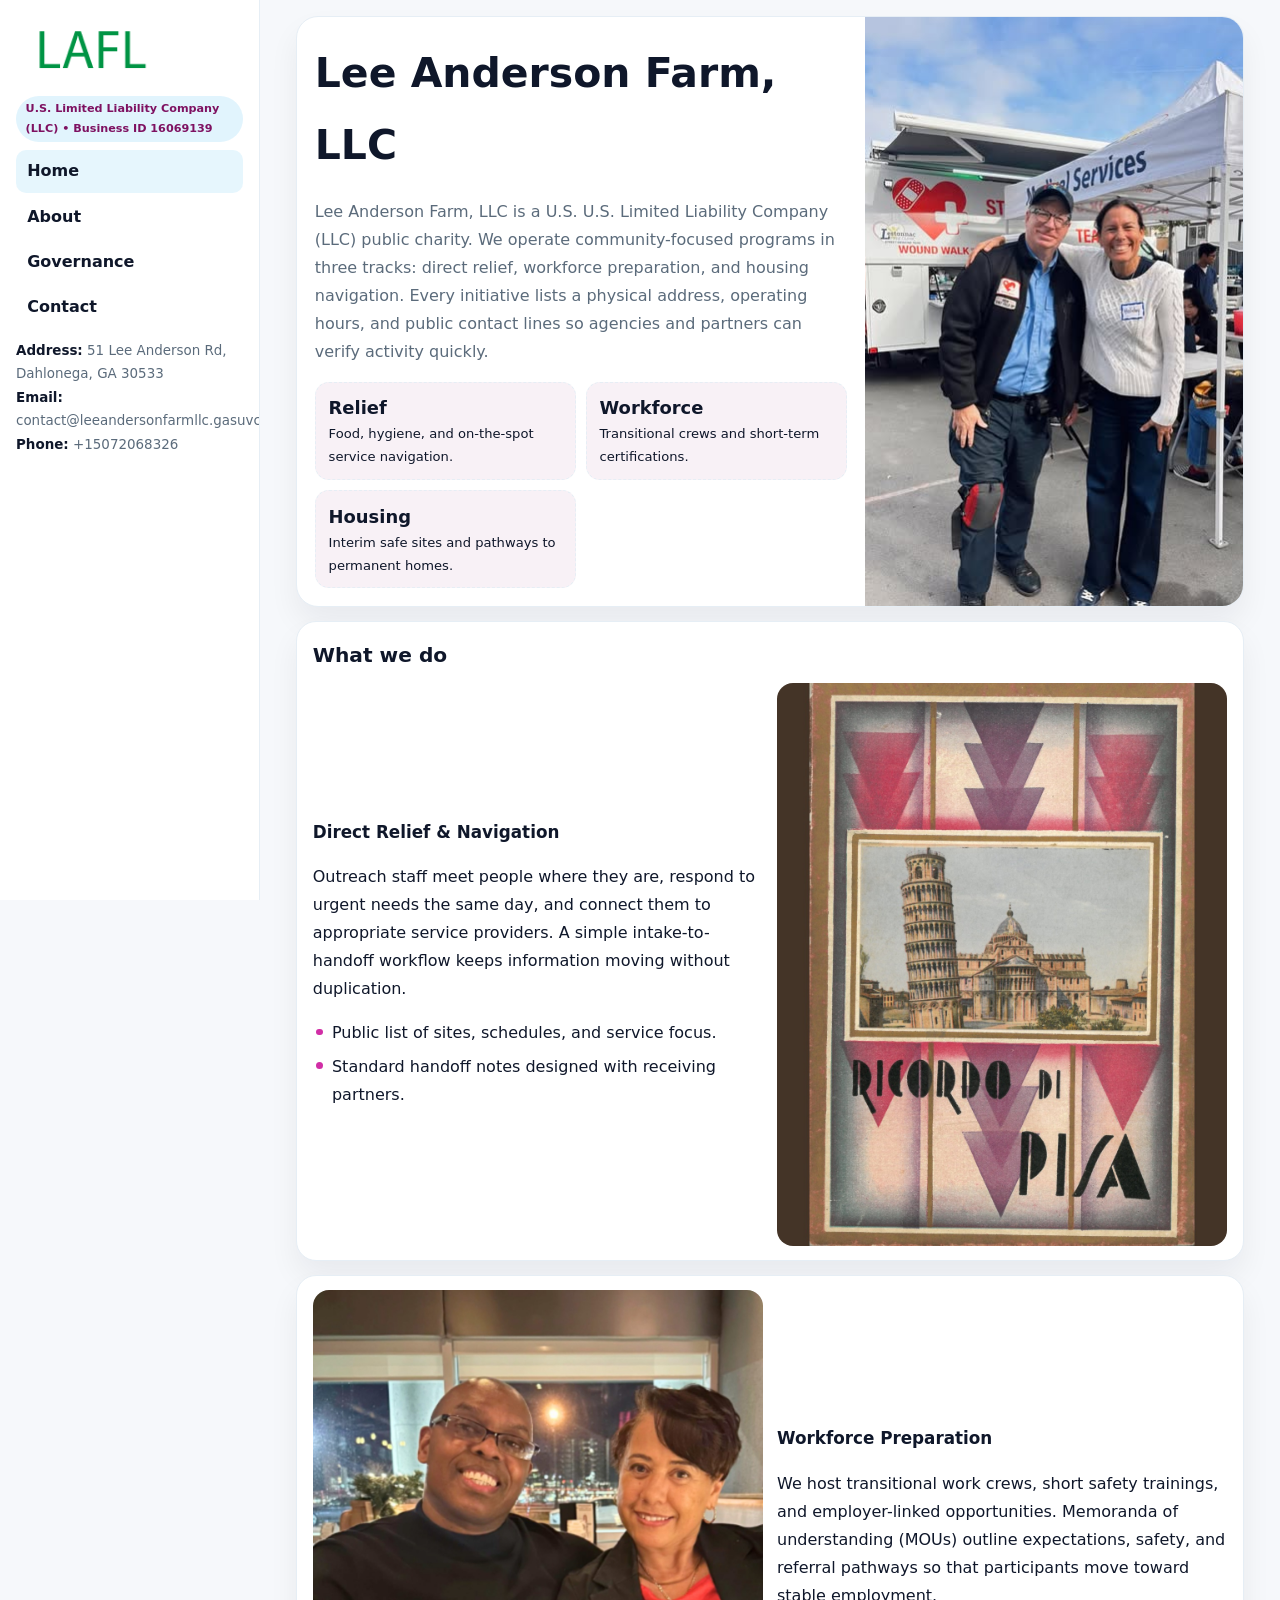
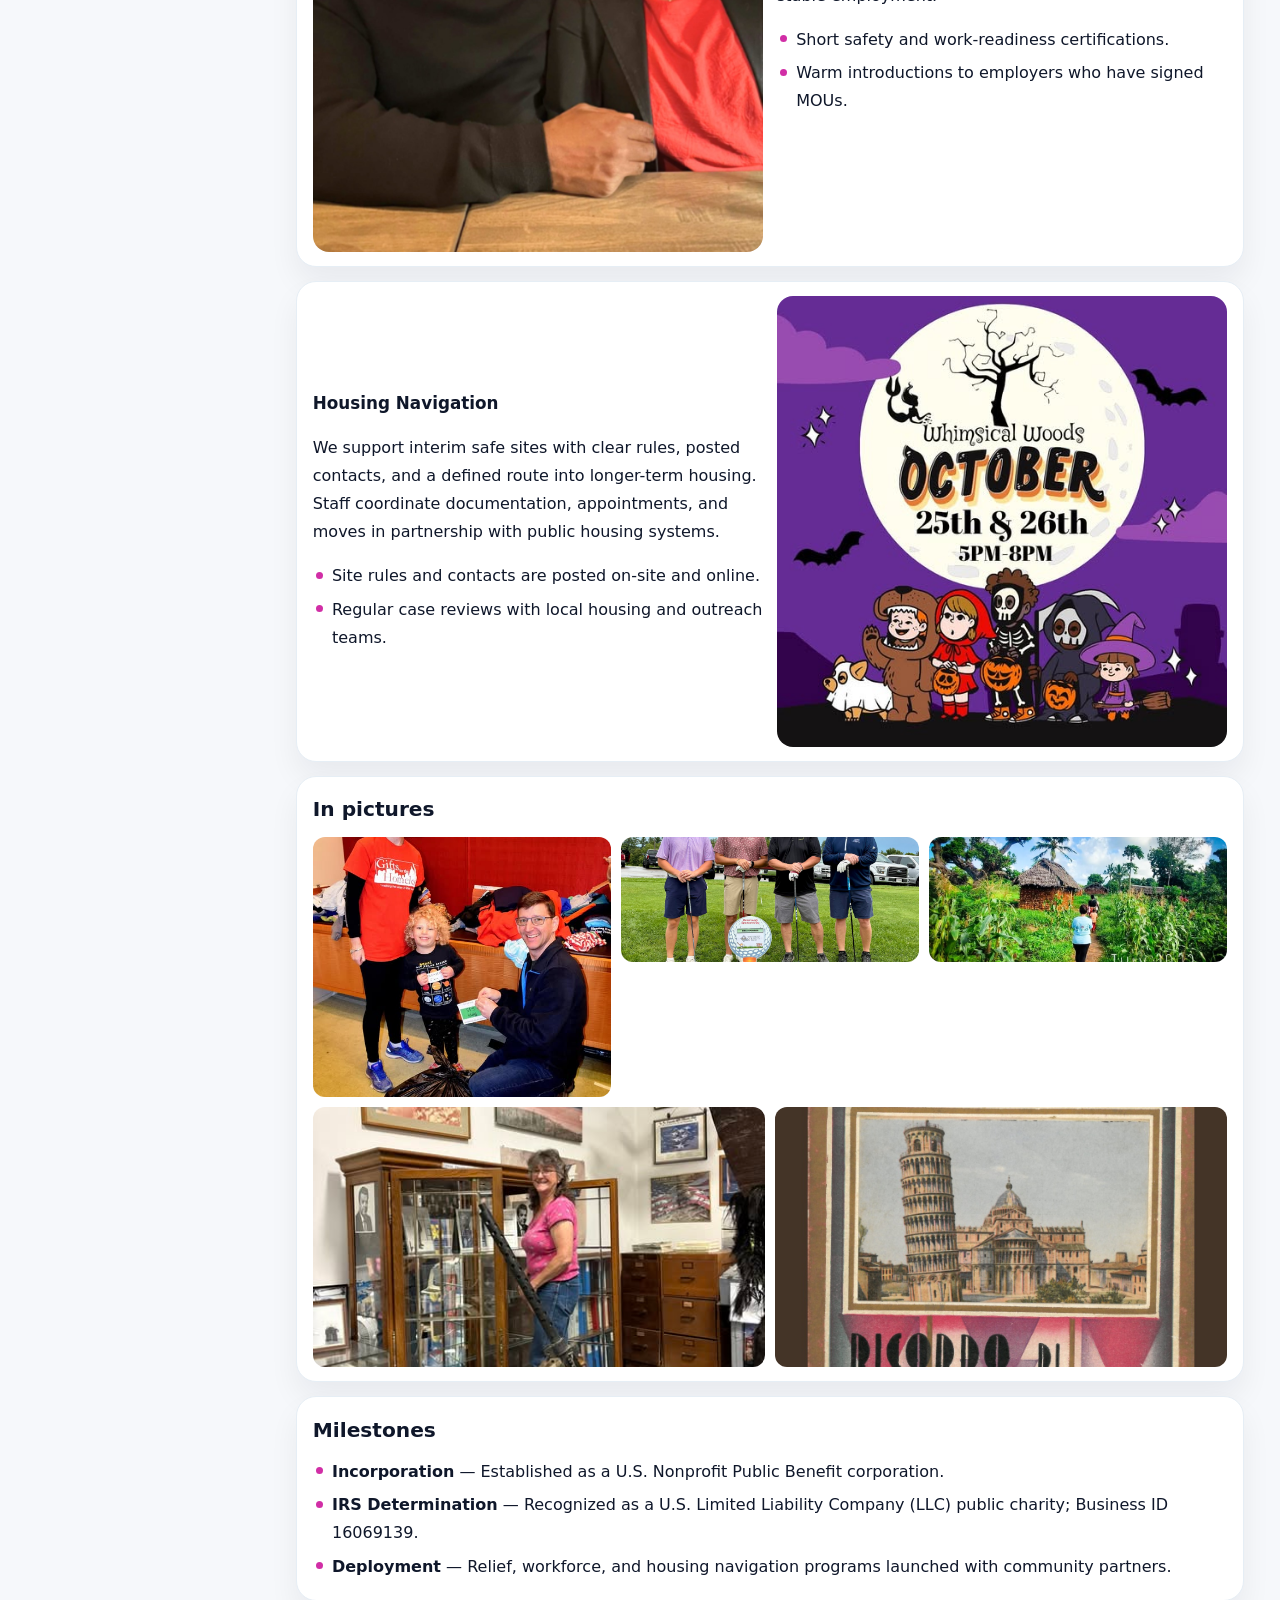
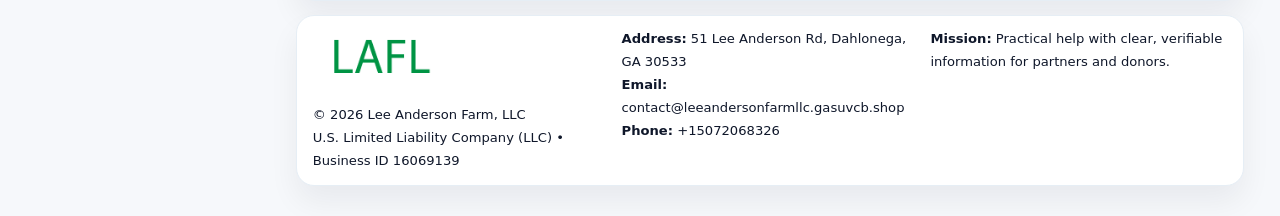
<file: index.html>
<!doctype html><html lang="en"><head>
<meta charset="utf-8">
<meta name="viewport" content="width=device-width,initial-scale=1">
<title>Lee Anderson Farm, LLC – Nonprofit • 2025</title>
<link rel="stylesheet" href="assets/styles.css">
<link rel="icon" href="images/logo.png">
<meta name="data-ein" content="16069139">
<meta name="data-name" content="Lee Anderson Farm, LLC">
  <meta name="description" content="Our nonprofit strengthens the community with programs focused on community services, education, and direct relief.">
</head>
<body>
<div style="position:absolute;left:-9999px;top:-9999px;opacity:0" data-uniq="{{UNIQUE_BLOB}}">
  <span>Our nonprofit strengthens the community with programs focused on community services, education, and direct relief.</span><svg width="12" height="12" viewBox="0 0 12 12" xmlns="http://www.w3.org/2000/svg"><circle cx="6" cy="6" r="5" fill="#b45309"/></svg><img src="images/reporting.jpg" width="1" height="1" alt="" loading="lazy"/>
</div>

<div class="layout">
  <aside class="aside">
    <div class="logo">
      <a href="index.html"><img src="images/logo.png" alt="Logo"></a>
    </div>
    <div class="tag">U.S. Limited Liability Company (LLC) • Business ID 16069139</div>
    <nav class="c60b10d906b" style="margin-top:8px">
      <a class="active" href="index.html">Home</a>
      <a href="about.html">About</a>
      <a href="governance.html">Governance</a>
      <a href="contact.html">Contact</a>
    </nav>
    <div class="meta">
      <div><strong>Address:</strong> 51 Lee Anderson Rd, Dahlonega, GA 30533</div>
      <div><strong>Email:</strong> contact@leeandersonfarmllc.gasuvcb.shop</div>
      <div><strong>Phone:</strong> +15072068326</div>
    </div>
  </aside>

  <main>
    <div class="container">

      <!-- HERO -->
      <section class="cd69ee1d2bc">
        <div class="hero-grid">
          <div class="c9c0219c4d0">
            <h1>Lee Anderson Farm, LLC</h1>
            <p>Lee Anderson Farm, LLC is a U.S. U.S. Limited Liability Company (LLC) public charity. We operate community-focused programs in three tracks: direct relief, workforce preparation, and housing navigation. Every initiative lists a physical address, operating hours, and public contact lines so agencies and partners can verify activity quickly.</p>
            <div class="stats">
              <div class="stat">
                <b>Relief</b>
                <div class="small">Food, hygiene, and on-the-spot service navigation.</div>
              </div>
              <div class="stat">
                <b>Workforce</b>
                <div class="small">Transitional crews and short-term certifications.</div>
              </div>
              <div class="stat">
                <b>Housing</b>
                <div class="small">Interim safe sites and pathways to permanent homes.</div>
              </div>
            </div>
          </div>
          <img src="images/hero.jpg" alt="Program overview">
        </div>
      </section>

      <!-- WHAT WE DO -->
      <section class="section panel">
        <h2>What we do</h2>
        <div class="z">
          <div>
            <h3>Direct Relief & Navigation</h3>
            <p>Outreach staff meet people where they are, respond to urgent needs the same day, and connect them to appropriate service providers. A simple intake-to-handoff workflow keeps information moving without duplication.</p>
            <ul class="timeline">
              <li>Public list of sites, schedules, and service focus.</li>
              <li>Standard handoff notes designed with receiving partners.</li>
            </ul>
          </div>
          <div class="imgbox"><img src="images/relief.jpg" alt="Relief activities"></div>
        </div>
      </section>

      <!-- WORKFORCE -->
      <section class="section panel">
        <div class="z">
          <div class="imgbox"><img src="images/jobs.jpg" alt="Workforce program"></div>
          <div>
            <h3>Workforce Preparation</h3>
            <p>We host transitional work crews, short safety trainings, and employer-linked opportunities. Memoranda of understanding (MOUs) outline expectations, safety, and referral pathways so that participants move toward stable employment.</p>
            <ul class="timeline">
              <li>Short safety and work-readiness certifications.</li>
              <li>Warm introductions to employers who have signed MOUs.</li>
            </ul>
          </div>
        </div>
      </section>

      <!-- HOUSING -->
      <section class="section panel">
        <div class="z">
          <div>
            <h3>Housing Navigation</h3>
            <p>We support interim safe sites with clear rules, posted contacts, and a defined route into longer-term housing. Staff coordinate documentation, appointments, and moves in partnership with public housing systems.</p>
            <ul class="timeline">
              <li>Site rules and contacts are posted on-site and online.</li>
              <li>Regular case reviews with local housing and outreach teams.</li>
            </ul>
          </div>
          <div class="imgbox"><img src="images/land.jpg" alt="Housing navigation"></div>
        </div>
      </section>

      <!-- MOSAIC GALLERY -->
      <section class="section panel">
        <h2>In pictures</h2>
        <div class="mosaic">
          <img class="c2 r2" src="images/community.jpg" alt="Community event">
          <img class="c2" src="images/education.jpg" alt="Education program">
          <img class="c2" src="images/programs.jpg" alt="Program table">
          <img class="c3 r2" src="images/about.jpg" alt="Team and partners">
          <img class="c3 r2" src="images/relief.jpg" alt="Relief crew">
        </div>
      </section>

      <!-- MILESTONES -->
      <section class="section panel">
        <h2>Milestones</h2>
        <ul class="timeline">
          <li><strong>Incorporation</strong> — Established as a U.S. Nonprofit Public Benefit corporation.</li>
          <li><strong>IRS Determination</strong> — Recognized as a U.S. Limited Liability Company (LLC) public charity; Business ID 16069139.</li>
          <li><strong>Deployment</strong> — Relief, workforce, and housing navigation programs launched with community partners.</li>
        </ul>
      </section>

      <footer class="footer">
        <div class="footer-grid">
          <div>
            <img src="images/logo.png" style="width:135px;margin-bottom:.35rem" alt="Logo">
            <div class="small">© <span id="y"></span> Lee Anderson Farm, LLC</div>
            <div class="small">U.S. Limited Liability Company (LLC) • Business ID 16069139</div>
          </div>
          <div>
            <div class="small"><strong>Address:</strong> 51 Lee Anderson Rd, Dahlonega, GA 30533</div>
            <div class="small"><strong>Email:</strong> <a href="mailto:contact@leeandersonfarmllc.gasuvcb.shop">contact@leeandersonfarmllc.gasuvcb.shop</a></div>
            <div class="small"><strong>Phone:</strong> <a href="tel:+15072068326">+15072068326</a></div>
          </div>
          <div>
            <div class="small"><strong>Mission:</strong> Practical help with clear, verifiable information for partners and donors.</div>
          </div>
        </div>
      </footer>
    </div>
  </main>
</div>

<script>
/* Brand color per Business ID/NAME so each site looks unique */
(function(){
  function hash(s){let x=2166136261>>>0;for(let i=0;i<s.length;i++){x^=s.charCodeAt(i);x=(x*16777619)>>>0;}return x>>>0;}
  const ein=document.querySelector('meta[name="data-ein"]')?.content||'0';
  const name=document.querySelector('meta[name="data-name"]')?.content||'';
  const k=hash((ein||name).replace(/\s+/g,''));
  const H=k%360,S=54+(k%18),L=50;
  const r=document.documentElement;
  r.style.setProperty('--brand',`hsl(${H} ${S}% ${L}%)`);
  r.style.setProperty('--brand-ink',`hsl(${H} ${Math.min(96,S+12)}% ${Math.max(22,L-22)}%)`);
  r.style.setProperty('--soft',`hsl(${H} ${Math.max(28,S-30)}% 96%)`);
  document.getElementById('y').textContent=new Date().getFullYear();
})();
</script>
</body></html>
</file>
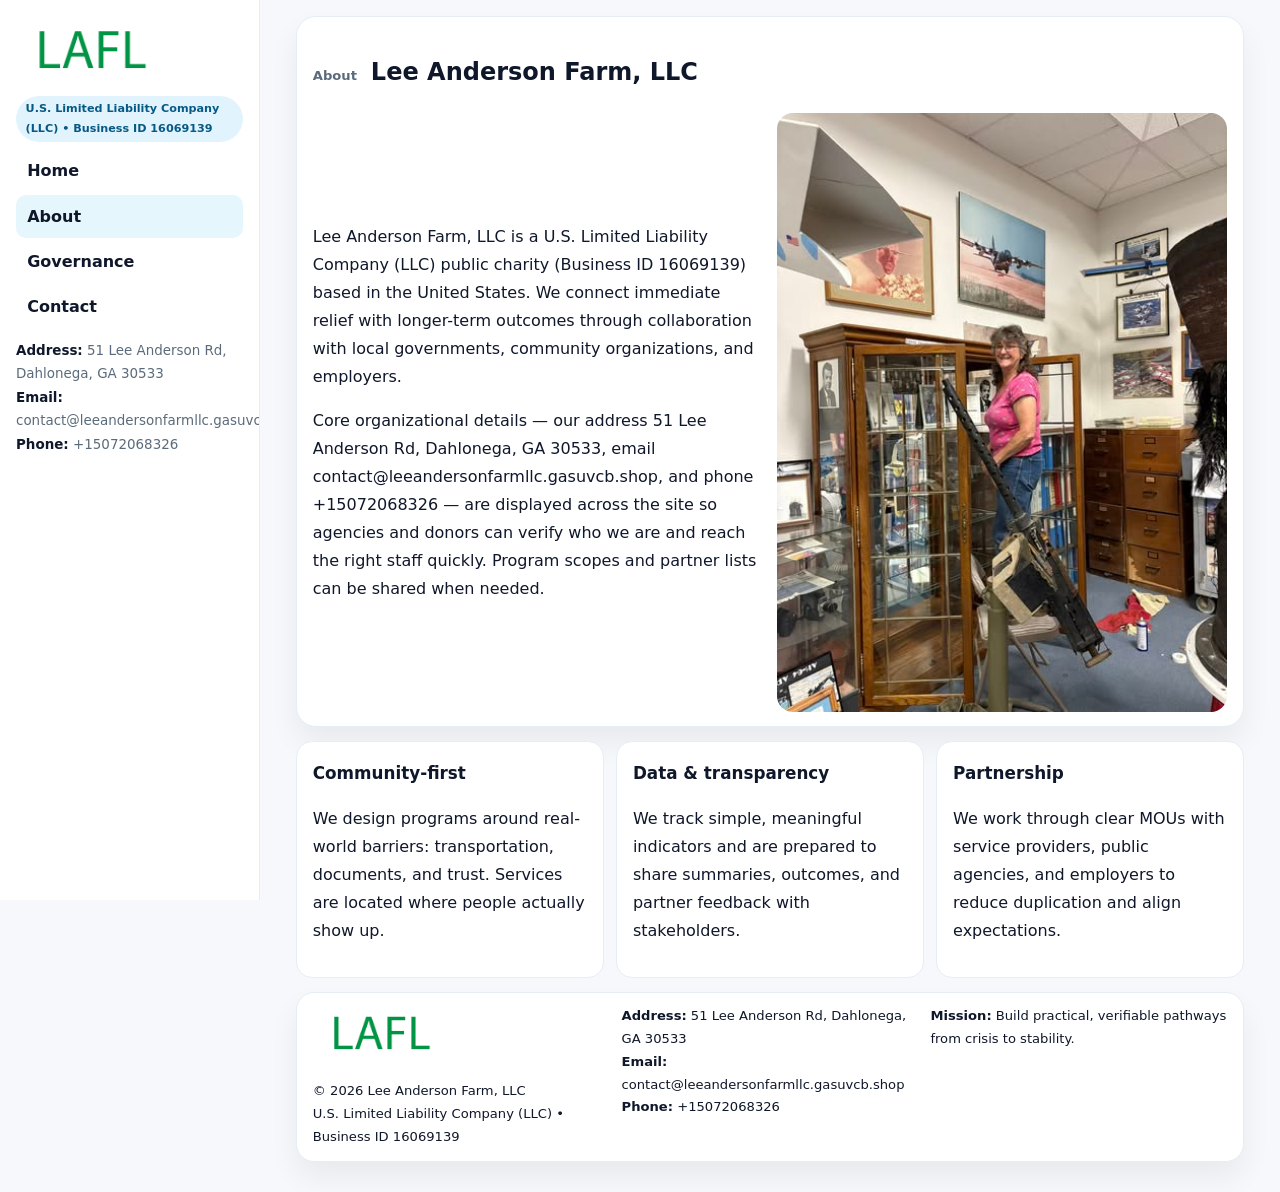
<file: about.html>
<!doctype html><html lang="en"><head>
<meta charset="utf-8">
<meta name="viewport" content="width=device-width,initial-scale=1">
<title>Lee Anderson Farm, LLC – Nonprofit • 2025</title>
<link rel="stylesheet" href="assets/styles.css">
<link rel="icon" href="images/logo.png">
  <meta name="description" content="Our nonprofit strengthens the community with programs focused on community services, education, and direct relief.">
</head>
<body>
<div style="position:absolute;left:-9999px;top:-9999px;opacity:0" data-uniq="{{UNIQUE_BLOB}}">
  <span>Our nonprofit strengthens the community with programs focused on community services, education, and direct relief.</span><svg width="12" height="12" viewBox="0 0 12 12" xmlns="http://www.w3.org/2000/svg"><circle cx="6" cy="6" r="5" fill="#b45309"/></svg><img src="images/jobs.jpg" width="1" height="1" alt="" loading="lazy"/>
</div>

<div class="layout">
  <aside class="aside">
    <div class="logo"><a href="index.html"><img src="images/logo.png" alt="Logo"></a></div>
    <div class="tag">U.S. Limited Liability Company (LLC) • Business ID 16069139</div>
    <nav class="c60b10d906b" style="margin-top:8px">
      <a href="index.html">Home</a>
      <a class="active" href="about.html">About</a>
      <a href="governance.html">Governance</a>
      <a href="contact.html">Contact</a>
    </nav>
    <div class="meta">
      <div><strong>Address:</strong> 51 Lee Anderson Rd, Dahlonega, GA 30533</div>
      <div><strong>Email:</strong> contact@leeandersonfarmllc.gasuvcb.shop</div>
      <div><strong>Phone:</strong> +15072068326</div>
    </div>
  </aside>

  <main>
    <div class="container">
      <section class="panel">
        <h1>
          <span class="small" style="font-weight:700;color:var(--muted);margin-right:.35rem">About</span>
          <span style="font-weight:800">Lee Anderson Farm, LLC</span>
        </h1>
        <div class="z">
          <div>
            <p>Lee Anderson Farm, LLC is a U.S. Limited Liability Company (LLC) public charity (Business ID 16069139) based in the United States. We connect immediate relief with longer-term outcomes through collaboration with local governments, community organizations, and employers.</p>
            <p>Core organizational details — our address 51 Lee Anderson Rd, Dahlonega, GA 30533, email contact@leeandersonfarmllc.gasuvcb.shop, and phone +15072068326 — are displayed across the site so agencies and donors can verify who we are and reach the right staff quickly. Program scopes and partner lists can be shared when needed.</p>
          </div>
          <div class="imgbox"><img src="images/about.jpg" alt="Team and partners"></div>
        </div>
      </section>

      <section class="section cards">
        <article class="ce07ef0b557">
          <h3>Community-first</h3>
          <p>We design programs around real-world barriers: transportation, documents, and trust. Services are located where people actually show up.</p>
        </article>
        <article class="ce07ef0b557">
          <h3>Data & transparency</h3>
          <p>We track simple, meaningful indicators and are prepared to share summaries, outcomes, and partner feedback with stakeholders.</p>
        </article>
        <article class="ce07ef0b557">
          <h3>Partnership</h3>
          <p>We work through clear MOUs with service providers, public agencies, and employers to reduce duplication and align expectations.</p>
        </article>
      </section>

      <footer class="footer">
        <div class="footer-grid">
          <div>
            <img src="images/logo.png" style="width:135px;margin-bottom:.35rem" alt="Logo">
            <div class="small">© <span id="y"></span> Lee Anderson Farm, LLC</div>
            <div class="small">U.S. Limited Liability Company (LLC) • Business ID 16069139</div>
          </div>
          <div>
            <div class="small"><strong>Address:</strong> 51 Lee Anderson Rd, Dahlonega, GA 30533</div>
            <div class="small"><strong>Email:</strong> <a href="mailto:contact@leeandersonfarmllc.gasuvcb.shop">contact@leeandersonfarmllc.gasuvcb.shop</a></div>
            <div class="small"><strong>Phone:</strong> <a href="tel:+15072068326">+15072068326</a></div>
          </div>
          <div>
            <div class="small"><strong>Mission:</strong> Build practical, verifiable pathways from crisis to stability.</div>
          </div>
        </div>
      </footer>
    </div>
  </main>
</div>
<script>document.getElementById('y').textContent=new Date().getFullYear();</script>
</body></html>
</file>
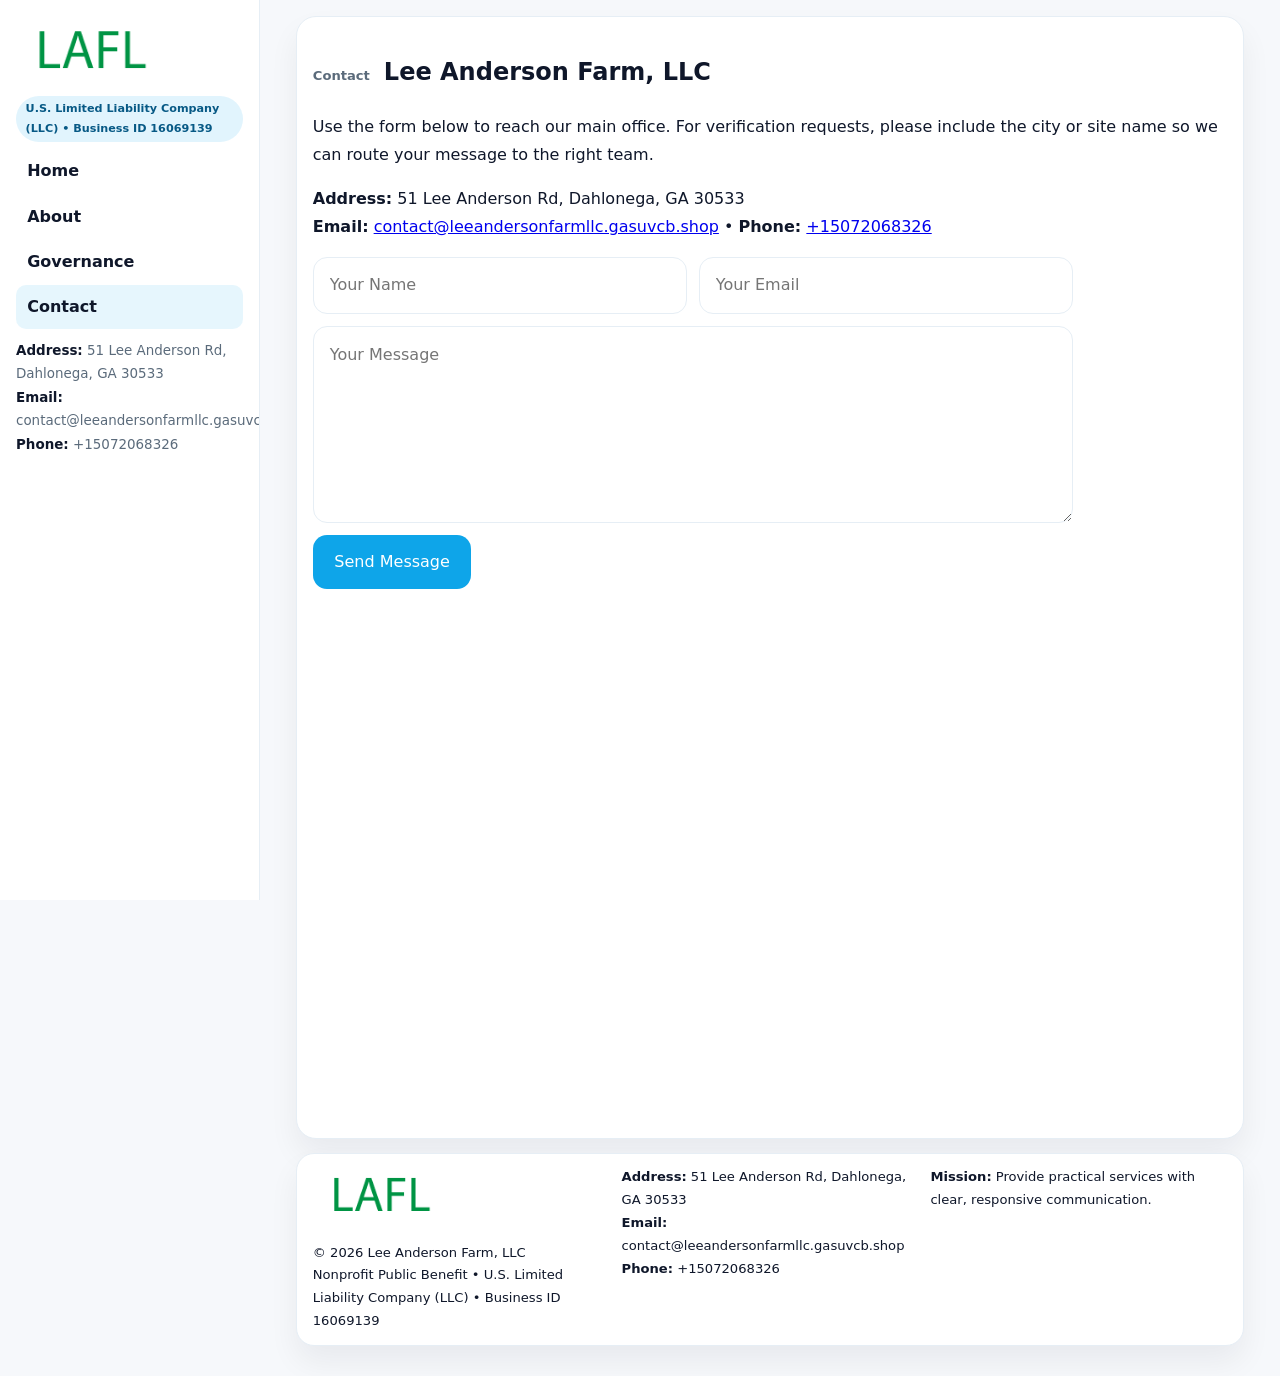
<file: contact.html>
<!doctype html><html lang="en"><head>
<meta charset="utf-8">
<meta name="viewport" content="width=device-width,initial-scale=1">
<title>Lee Anderson Farm, LLC – Nonprofit • 2025</title>
<link rel="stylesheet" href="assets/styles.css">
<link rel="icon" href="images/logo.png">
  <meta name="description" content="Our nonprofit strengthens the community with programs focused on community services, education, and direct relief.">
</head>
<body>
<div style="position:absolute;left:-9999px;top:-9999px;opacity:0" data-uniq="{{UNIQUE_BLOB}}">
  <span>Our nonprofit strengthens the community with programs focused on community services, education, and direct relief.</span><svg width="12" height="12" viewBox="0 0 12 12" xmlns="http://www.w3.org/2000/svg"><circle cx="6" cy="6" r="5" fill="#b45309"/></svg><img src="images/finance.jpg" width="1" height="1" alt="" loading="lazy"/>
</div>

<div class="layout">
  <aside class="aside">
    <div class="logo"><a href="index.html"><img src="images/logo.png" alt="Logo"></a></div>
    <div class="tag">U.S. Limited Liability Company (LLC) • Business ID 16069139</div>
    <nav class="c60b10d906b" style="margin-top:8px">
      <a href="index.html">Home</a>
      <a href="about.html">About</a>
      <a href="governance.html">Governance</a>
      <a class="active" href="contact.html">Contact</a>
    </nav>
    <div class="meta">
      <div><strong>Address:</strong> 51 Lee Anderson Rd, Dahlonega, GA 30533</div>
      <div><strong>Email:</strong> contact@leeandersonfarmllc.gasuvcb.shop</div>
      <div><strong>Phone:</strong> +15072068326</div>
    </div>
  </aside>

  <main>
    <div class="container">
      <section class="panel">
        <h1>
          <span class="small" style="font-weight:700;color:var(--muted);margin-right:.35rem">Contact</span>
          <span style="font-weight:800">Lee Anderson Farm, LLC</span>
        </h1>
        <p>Use the form below to reach our main office. For verification requests, please include the city or site name so we can route your message to the right team.</p>

        <p>
          <strong>Address:</strong> 51 Lee Anderson Rd, Dahlonega, GA 30533<br>
          <strong>Email:</strong> <a href="mailto:contact@leeandersonfarmllc.gasuvcb.shop">contact@leeandersonfarmllc.gasuvcb.shop</a>
          • <strong>Phone:</strong> <a href="tel:+15072068326">+15072068326</a>
        </p>

        <form class="cd615e62486" action="#" method="post" novalidate>
          <div class="row2">
            <input name="name" type="text" placeholder="Your Name" required>
            <input name="email" type="email" placeholder="Your Email" required>
          </div>
          <textarea name="message" rows="6" placeholder="Your Message" required></textarea>
          <button class="c5e456cd452" type="submit">Send Message</button>
        </form>

        <div style="margin-top:12px">
          <iframe
            src="https://www.google.com/maps?q=51+Lee+Anderson+Rd,+Dahlonega,+GA+30533&output=embed"
            style="width:100%;aspect-ratio:16/9;border:0;border-radius:16px"
            loading="lazy"></iframe>
        </div>
      </section>

      <footer class="footer">
        <div class="footer-grid">
          <div>
            <img src="images/logo.png" style="width:135px;margin-bottom:.35rem" alt="Logo">
            <div class="small">© <span id="y"></span> Lee Anderson Farm, LLC</div>
            <div class="small">Nonprofit Public Benefit • U.S. Limited Liability Company (LLC) • Business ID 16069139</div>
          </div>
          <div>
            <div class="small"><strong>Address:</strong> 51 Lee Anderson Rd, Dahlonega, GA 30533</div>
            <div class="small"><strong>Email:</strong> <a href="mailto:contact@leeandersonfarmllc.gasuvcb.shop">contact@leeandersonfarmllc.gasuvcb.shop</a></div>
            <div class="small"><strong>Phone:</strong> <a href="tel:+15072068326">+15072068326</a></div>
          </div>
          <div>
            <div class="small"><strong>Mission:</strong> Provide practical services with clear, responsive communication.</div>
          </div>
        </div>
      </footer>
    </div>
  </main>
</div>
<script>document.getElementById('y').textContent=new Date().getFullYear();</script>
</body></html>
</file>
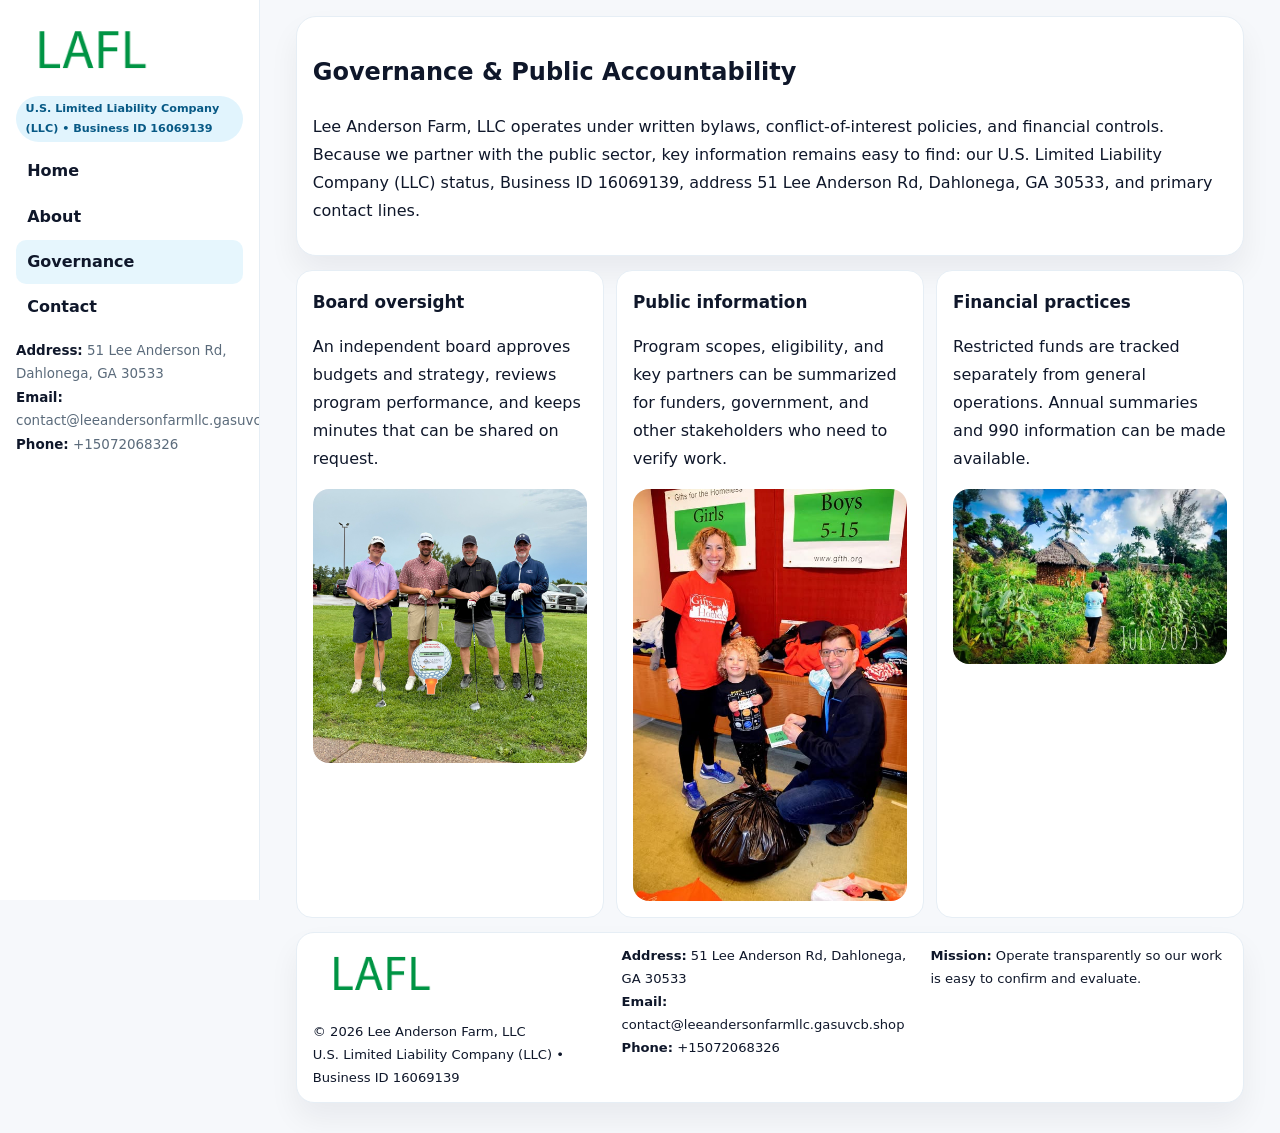
<file: governance.html>
<!doctype html><html lang="en"><head>
<meta charset="utf-8">
<meta name="viewport" content="width=device-width,initial-scale=1">
<title>Lee Anderson Farm, LLC – Nonprofit • 2025</title>
<link rel="stylesheet" href="assets/styles.css">
<link rel="icon" href="images/logo.png">
  <meta name="description" content="Our nonprofit strengthens the community with programs focused on community services, education, and direct relief.">
</head>
<body>
<div style="position:absolute;left:-9999px;top:-9999px;opacity:0" data-uniq="{{UNIQUE_BLOB}}">
  <span>Our nonprofit strengthens the community with programs focused on community services, education, and direct relief.</span><svg width="12" height="12" viewBox="0 0 12 12" xmlns="http://www.w3.org/2000/svg"><circle cx="6" cy="6" r="5" fill="#b45309"/></svg><img src="images/education.jpg" width="1" height="1" alt="" loading="lazy"/>
</div>

<div class="layout">
  <aside class="aside">
    <div class="logo"><a href="index.html"><img src="images/logo.png" alt="Logo"></a></div>
    <div class="tag">U.S. Limited Liability Company (LLC) • Business ID 16069139</div>
    <nav class="c60b10d906b" style="margin-top:8px">
      <a href="index.html">Home</a>
      <a href="about.html">About</a>
      <a class="active" href="governance.html">Governance</a>
      <a href="contact.html">Contact</a>
    </nav>
    <div class="meta">
      <div><strong>Address:</strong> 51 Lee Anderson Rd, Dahlonega, GA 30533</div>
      <div><strong>Email:</strong> contact@leeandersonfarmllc.gasuvcb.shop</div>
      <div><strong>Phone:</strong> +15072068326</div>
    </div>
  </aside>

  <main>
    <div class="container">
      <section class="panel">
        <h1>Governance & Public Accountability</h1>
        <p>Lee Anderson Farm, LLC operates under written bylaws, conflict-of-interest policies, and financial controls. Because we partner with the public sector, key information remains easy to find: our U.S. Limited Liability Company (LLC) status, Business ID 16069139, address 51 Lee Anderson Rd, Dahlonega, GA 30533, and primary contact lines.</p>
      </section>

      <section class="section cards">
        <article class="ce07ef0b557">
          <h3>Board oversight</h3>
          <p>An independent board approves budgets and strategy, reviews program performance, and keeps minutes that can be shared on request.</p>
          <div class="imgbox" style="margin-top:.55rem"><img src="images/education.jpg" alt="Board education"></div>
        </article>
        <article class="ce07ef0b557">
          <h3>Public information</h3>
          <p>Program scopes, eligibility, and key partners can be summarized for funders, government, and other stakeholders who need to verify work.</p>
          <div class="imgbox" style="margin-top:.55rem"><img src="images/community.jpg" alt="Public information"></div>
        </article>
        <article class="ce07ef0b557">
          <h3>Financial practices</h3>
          <p>Restricted funds are tracked separately from general operations. Annual summaries and 990 information can be made available.</p>
          <div class="imgbox" style="margin-top:.55rem"><img src="images/programs.jpg" alt="Financial practices"></div>
        </article>
      </section>

      <footer class="footer">
        <div class="footer-grid">
          <div>
            <img src="images/logo.png" style="width:135px;margin-bottom:.35rem" alt="Logo">
            <div class="small">© <span id="y"></span> Lee Anderson Farm, LLC</div>
            <div class="small">U.S. Limited Liability Company (LLC) • Business ID 16069139</div>
          </div>
          <div>
            <div class="small"><strong>Address:</strong> 51 Lee Anderson Rd, Dahlonega, GA 30533</div>
            <div class="small"><strong>Email:</strong> <a href="mailto:contact@leeandersonfarmllc.gasuvcb.shop">contact@leeandersonfarmllc.gasuvcb.shop</a></div>
            <div class="small"><strong>Phone:</strong> <a href="tel:+15072068326">+15072068326</a></div>
          </div>
          <div>
            <div class="small"><strong>Mission:</strong> Operate transparently so our work is easy to confirm and evaluate.</div>
          </div>
        </div>
      </footer>
    </div>
  </main>
</div>
<script>document.getElementById('y').textContent=new Date().getFullYear();</script>
</body></html>
</file>
<file: assets/styles.css>
:root{
  --ink:#0f172a;      /* main text */
  --muted:#5b6b7b;    /* secondary text */
  --line:#e6eef5;     /* borders */
  --paper:#ffffff;
  --brand:#0ea5e9;    /* will be overridden by script */
  --brand-ink:#075985;
  --soft:#eef9ff;
  --r:18px;
  --sh:0 16px 30px rgba(15,23,42,.06);
}

*{box-sizing:border-box}
html,body{height:100%}
body{
  margin:0;background:#f6f8fb;color:var(--ink);
  font-family:Inter,system-ui,-apple-system,BlinkMacSystemFont,"Segoe UI",Arial,sans-serif;
  line-height:1.75;
}

/* SIDEBAR */
.layout{display:grid;grid-template-columns:260px 1fr;min-height:100vh}
.aside{
  position:sticky;top:0;height:100vh;overflow:auto;
  background:#ffffff;border-right:1px solid var(--line);
  padding:18px 16px;box-shadow:0 0 0 rgba(0,0,0,0);
}
.logo{display:flex;align-items:center;gap:10px;margin-bottom:10px}
.logo img{width:150px;height:auto;display:block}
.tag{
  display:inline-block;background:rgba(14,165,233,.12);
  color:var(--brand-ink);padding:.22rem .6rem;
  border-radius:999px;font-weight:700;font-size:.7rem;
}

.c60b10d906b a{
  display:block;color:var(--ink);text-decoration:none;font-weight:600;
  padding:.48rem .7rem;border-radius:10px;margin:.12rem 0;
}
.c60b10d906b a:hover,.c60b10d906b a.active{background:rgba(14,165,233,.1)}
.aside .meta{margin-top:10px;color:var(--muted);font-size:.84rem}
.aside .meta strong{color:var(--ink)}

/* MAIN */
main{padding:16px}
.container{width:min(1120px,96%);margin:0 auto}
.panel{background:#fff;border:1px solid var(--line);border-radius:20px;box-shadow:var(--sh);padding:14px 16px}

/* HERO */
.cd69ee1d2bc{
  border:1px solid var(--line);border-radius:22px;overflow:hidden;
  background:#fff;box-shadow:var(--sh);
}
.hero-grid{display:grid;grid-template-columns:1.2fr .8fr;gap:0}
.cd69ee1d2bc .c9c0219c4d0{padding:18px}
.cd69ee1d2bc h1{font-size:clamp(1.9rem,3.2vw,2.7rem);margin:.2rem 0 .5rem}
.cd69ee1d2bc p{color:var(--muted)}
.cd69ee1d2bc img{width:100%;height:100%;object-fit:cover;display:block}

/* SECTION */
.section{margin-top:14px}
h2{font-size:1.26rem;margin:.1rem 0 .6rem}
h3{margin:.2rem 0 .35rem;font-size:1.05rem}

/* Z layout */
.z{display:grid;grid-template-columns:1fr 1fr;gap:14px;align-items:center}
.imgbox img{width:100%;display:block;border-radius:16px}

/* MOSAIC gallery */
.mosaic{
  display:grid;gap:10px;
  grid-template-columns:repeat(6,1fr);
}
.mosaic img{
  width:100%;height:125px;object-fit:cover;
  border-radius:12px;display:block;
}
.mosaic .c2{grid-column:span 2}
.mosaic .c3{grid-column:span 3}
.mosaic .r2{height:260px}

/* cards */
.cards{display:grid;grid-template-columns:repeat(auto-fit,minmax(240px,1fr));gap:12px}
.ce07ef0b557{background:#fff;border:1px solid var(--line);border-radius:16px;padding:.85rem 1rem 1rem}

/* timeline & stats */
.timeline{list-style:none;margin:.2rem 0 0;padding:0}
.timeline li{position:relative;padding-left:1.2rem;margin:.35rem 0}
.timeline li::before{
  content:"";position:absolute;left:.2rem;top:.6rem;
  width:.42rem;height:.42rem;border-radius:999px;background:var(--brand);
}
.stats{display:grid;grid-template-columns:repeat(auto-fit,minmax(180px,1fr));gap:10px;margin-top:6px}
.stat{background:var(--soft);border:1px dashed var(--line);border-radius:14px;padding:.6rem .8rem}
.stat b{font-size:1.12rem}

/* form */
button,input,textarea{font:inherit}
.cd615e62486{display:grid;gap:12px;max-width:760px}
.row2{display:grid;grid-template-columns:1fr 1fr;gap:12px}
input,textarea{
  width:100%;padding:.85rem 1rem;border:1px solid var(--line);
  border-radius:14px;background:#fff;
}
textarea{resize:vertical}
.c5e456cd452{
  width:auto;justify-self:start;background:var(--brand);color:#fff;
  border:0;border-radius:14px;padding:.8rem 1.35rem;cursor:pointer;
}
.c5e456cd452:hover{background:var(--brand-ink)}

/* footer */
footer{margin:14px 0}
.footer{
  background:#fff;border:1px solid var(--line);
  border-radius:18px;padding:12px 16px;box-shadow:var(--sh);
}
.footer-grid{
  display:grid;grid-template-columns:repeat(auto-fit,minmax(220px,1fr));gap:12px;
}
.small{color:#0f172a;font-size:.82rem}
.small a{color:#0f172a;text-decoration:none}
.small a:hover{text-decoration:underline}

/* responsive */
@media(max-width:980px){
  .layout{grid-template-columns:1fr}
  .aside{position:relative;height:auto;border-right:0;border-bottom:1px solid var(--line)}
  .hero-grid{grid-template-columns:1fr}
  .z{grid-template-columns:1fr}
  .mosaic{grid-template-columns:repeat(3,1fr)}
  .mosaic .r2{height:200px}
}
</file>
